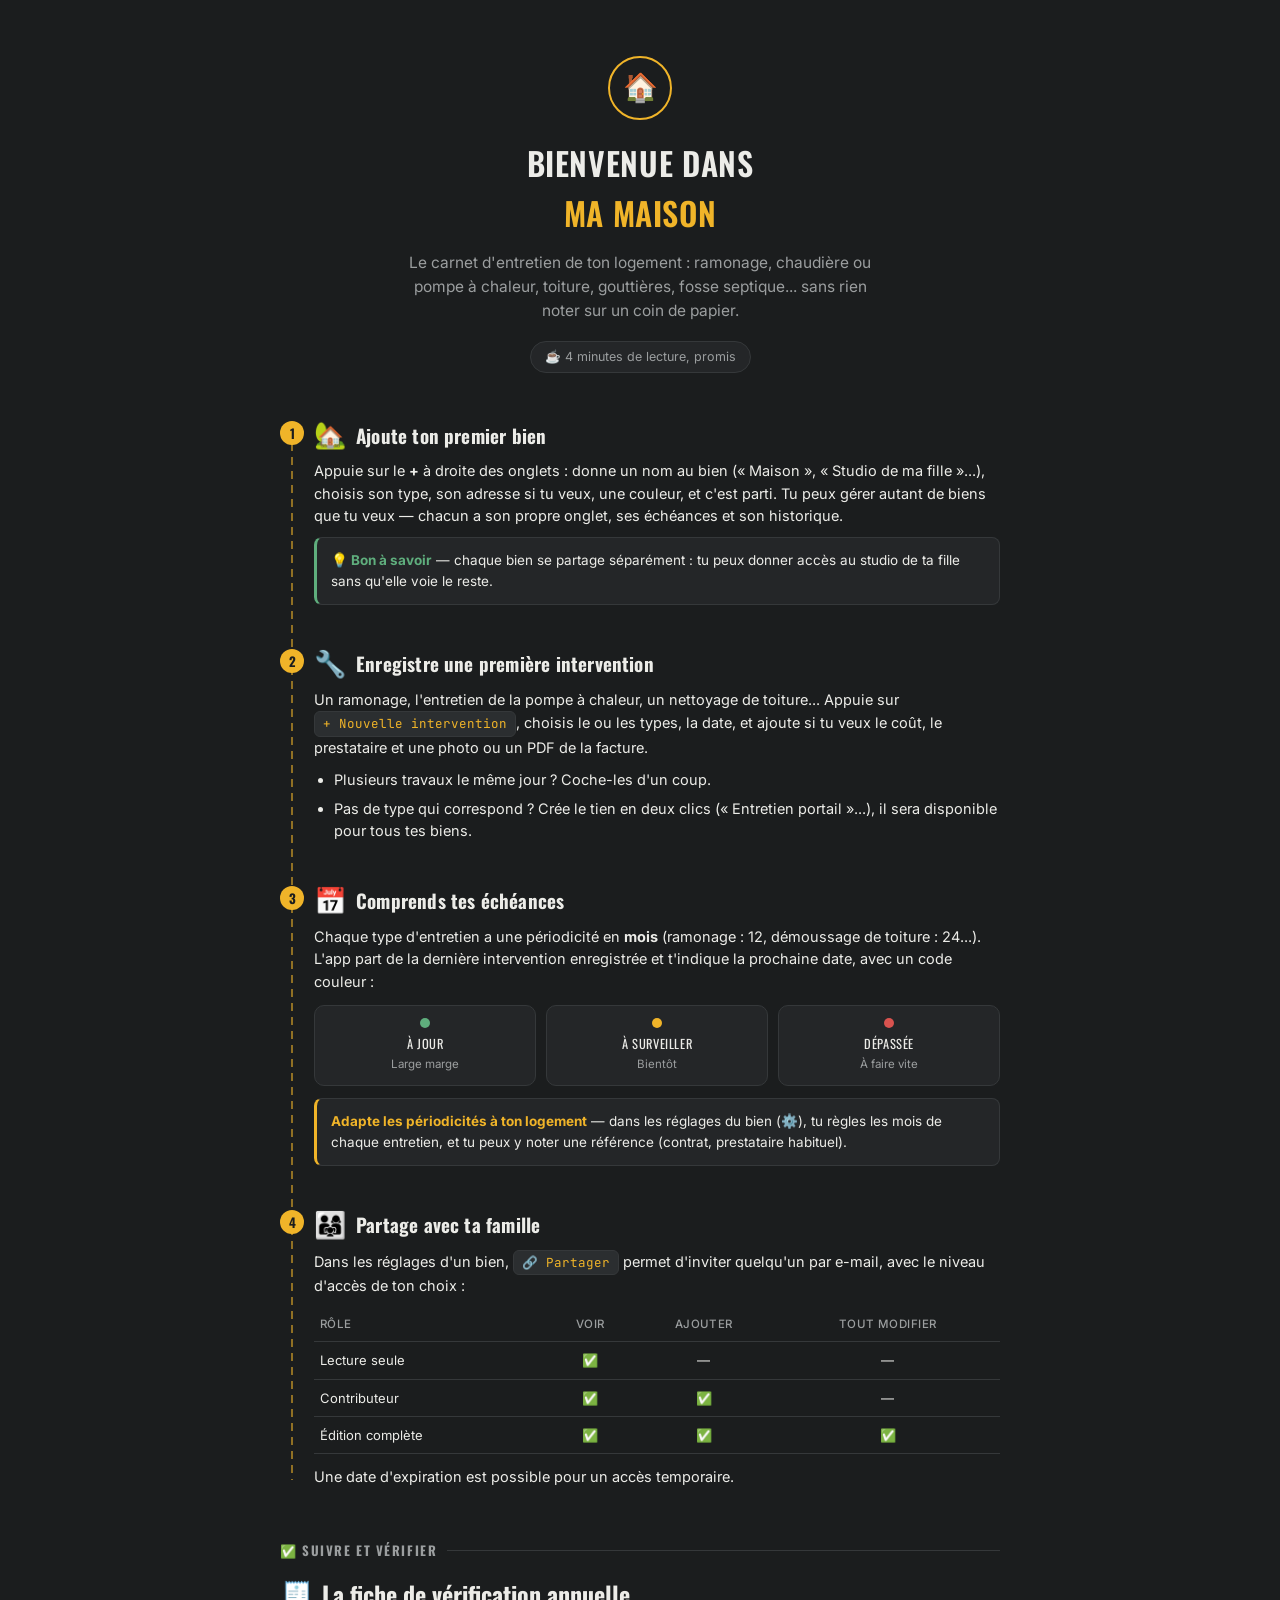
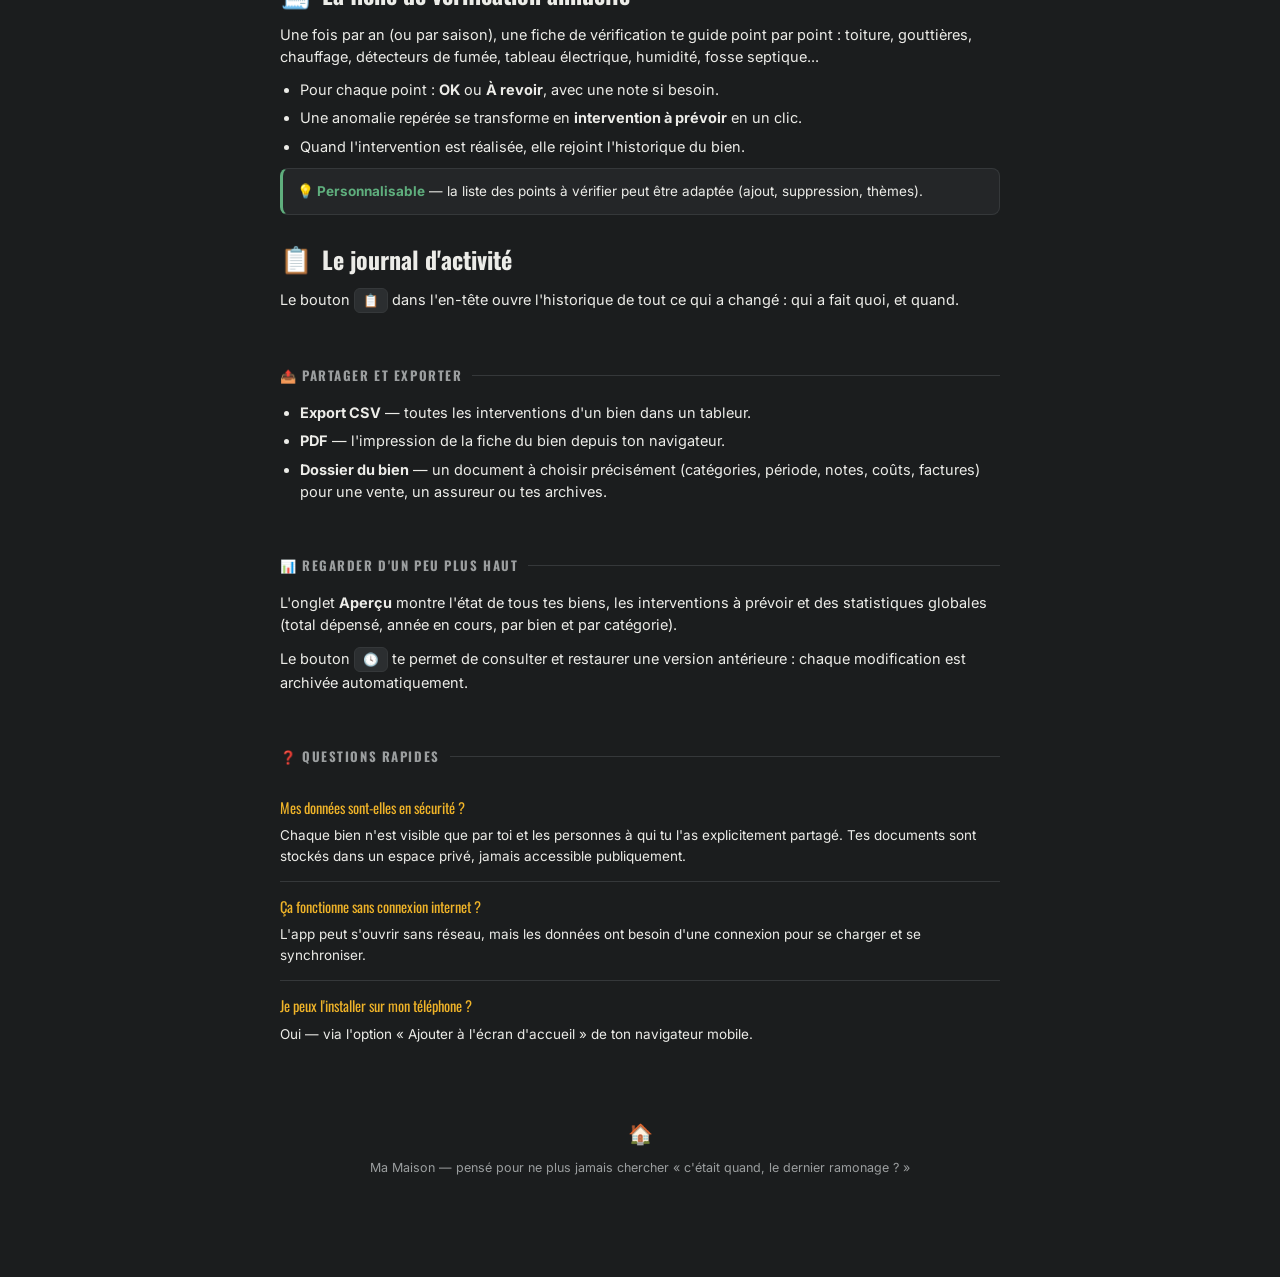
<file: guide.html>
<!DOCTYPE html>
<html lang="fr">
<head>
<meta charset="UTF-8">
<meta name="viewport" content="width=device-width, initial-scale=1.0">
<title>Ma Maison — Guide de démarrage</title>
<link rel="preconnect" href="https://fonts.googleapis.com">
<link href="https://fonts.googleapis.com/css2?family=Oswald:wght@400;500;600;700&family=Inter:wght@400;500;600&family=JetBrains+Mono:wght@400;500;700&display=swap" rel="stylesheet">
<style>
:root{
  --bg:#1B1D1E; --surface:#242628; --surface-2:#2B2E30; --border:#35383A;
  --text:#ECECE8; --text-muted:#9B9E9F; --yellow:#F0B429; --red:#D9534F; --green:#5FAE7D; --orange:#E8791A;
}
@media (prefers-color-scheme: light){
  :root:not([data-theme="dark"]){
    --bg:#1B1D1E; --surface:#242628; --surface-2:#2B2E30; --border:#35383A;
    --text:#ECECE8; --text-muted:#9B9E9F;
  }
}
*{ box-sizing:border-box; }
html,body{ margin:0; padding:0; }
body{
  background:var(--bg); color:var(--text); font-family:'Inter',sans-serif;
  -webkit-font-smoothing:antialiased; line-height:1.55;
}
.wrap{ max-width:760px; margin:0 auto; padding:0 20px 100px; }
h1,h2,h3{ font-family:'Oswald',sans-serif; margin:0; }
a{ color:var(--yellow); }
code, .mono{ font-family:'JetBrains Mono',monospace; }

/* ---- Hero ---- */
.hero{
  padding:56px 0 40px; text-align:center; position:relative; overflow:hidden;
}
.hero-mark{
  width:64px; height:64px; margin:0 auto 18px; display:flex; align-items:center;
  justify-content:center; border:2.5px solid var(--yellow); border-radius:50%;
  font-size:28px;
}
.hero h1{
  font-size:32px; font-weight:600; letter-spacing:0.02em; text-transform:uppercase;
  color:var(--text);
}
.hero .accent{ color:var(--yellow); }
.hero p.tagline{
  color:var(--text-muted); font-size:15.5px; max-width:480px; margin:14px auto 0;
}
.hero .readtime{
  display:inline-block; margin-top:18px; padding:5px 14px; border-radius:20px;
  background:var(--surface); border:1px solid var(--border); font-size:12.5px;
  color:var(--text-muted);
}

/* ---- La route : fil conducteur visuel du guide ---- */
.road{
  position:relative; margin:8px 0 0; padding-left:34px;
}
.road::before{
  content:''; position:absolute; left:11px; top:8px; bottom:8px; width:2px;
  background-image:linear-gradient(var(--yellow) 60%, transparent 40%);
  background-size:2px 14px; background-repeat:repeat-y;
  opacity:0.55;
}
.stop{ position:relative; margin-bottom:44px; }
.stop:last-child{ margin-bottom:0; }
.stop-num{
  position:absolute; left:-34px; top:0; width:24px; height:24px; border-radius:50%;
  background:var(--yellow); color:#1B1D1E; font-family:'Oswald',sans-serif;
  font-weight:700; font-size:13px; display:flex; align-items:center; justify-content:center;
}
.stop-head{ display:flex; align-items:center; gap:10px; margin-bottom:10px; }
.stop-emoji{ font-size:26px; line-height:1; }
.stop h2{ font-size:19px; letter-spacing:0.01em; }
.stop-body{ color:var(--text); font-size:14.5px; }
.stop-body p{ margin:0 0 10px; }
.stop-body ul{ margin:0 0 10px; padding-left:20px; }
.stop-body li{ margin-bottom:6px; }

.callout{
  background:var(--surface); border:1px solid var(--border); border-left:3px solid var(--yellow);
  border-radius:8px; padding:12px 14px; font-size:13.5px; margin-top:10px;
}
.callout b{ color:var(--yellow); }
.callout.tip{ border-left-color:var(--green); }
.callout.tip b{ color:var(--green); }

.btn-tag{
  display:inline-block; background:var(--surface-2); border:1px solid var(--border);
  border-radius:6px; padding:2px 8px; font-family:'JetBrains Mono',monospace;
  font-size:12.5px; color:var(--yellow);
}

/* ---- Statuts (échéances) ---- */
.status-row{ display:flex; gap:10px; flex-wrap:wrap; margin:12px 0; }
.status-chip{
  flex:1; min-width:140px; background:var(--surface); border:1px solid var(--border);
  border-radius:10px; padding:12px; text-align:center;
}
.status-dot{ width:10px; height:10px; border-radius:50%; margin:0 auto 6px; }
.status-chip .lbl{ font-family:'Oswald',sans-serif; font-size:12.5px; text-transform:uppercase; letter-spacing:0.05em; }
.status-chip .sub{ font-size:11.5px; color:var(--text-muted); margin-top:2px; }

/* ---- Rôles de partage ---- */
.roles-table{ width:100%; border-collapse:collapse; font-size:13px; margin-top:10px; }
.roles-table th, .roles-table td{ padding:8px 6px; border-bottom:1px solid var(--border); text-align:left; }
.roles-table th{ color:var(--text-muted); font-weight:500; font-size:11.5px; text-transform:uppercase; letter-spacing:0.04em; }
.roles-table td.center, .roles-table th.center{ text-align:center; }

/* ---- FAQ ---- */
.faq-item{ border-bottom:1px solid var(--border); padding:14px 0; }
.faq-item:last-child{ border-bottom:none; }
.faq-q{ font-family:'Oswald',sans-serif; font-size:14.5px; color:var(--yellow); margin-bottom:6px; }
.faq-a{ font-size:13.5px; color:var(--text); }

/* ---- Section wrapper ---- */
section.block{ margin-top:52px; }
section.block h2.section-title{
  font-size:13px; letter-spacing:0.12em; text-transform:uppercase; color:var(--text-muted);
  margin-bottom:16px; display:flex; align-items:center; gap:10px;
}
section.block h2.section-title::after{ content:''; flex:1; height:1px; background:var(--border); }

/* ---- Footer ---- */
.footer{ text-align:center; margin-top:60px; color:var(--text-muted); font-size:12.5px; }
.footer .wrench{ font-size:20px; display:block; margin-bottom:8px; }

@media (max-width:480px){
  .hero h1{ font-size:25px; }
  .road{ padding-left:28px; }
  .stop-num{ left:-28px; width:20px; height:20px; font-size:11px; }
}
</style>
</head>
<body>
<div class="wrap">

  <div class="hero">
    <div class="hero-mark">🏠</div>
    <h1>Bienvenue dans<br><span class="accent">Ma Maison</span></h1>
    <p class="tagline">Le carnet d'entretien de ton logement : ramonage, chaudière ou pompe à chaleur, toiture, gouttières, fosse septique... sans rien noter sur un coin de papier.</p>
    <span class="readtime">☕️ 4 minutes de lecture, promis</span>
  </div>

  <div class="road">

    <div class="stop">
      <div class="stop-num">1</div>
      <div class="stop-head"><span class="stop-emoji">🏡</span><h2>Ajoute ton premier bien</h2></div>
      <div class="stop-body">
        <p>Appuie sur le <b>+</b> à droite des onglets : donne un nom au bien (« Maison », « Studio de ma fille »...), choisis son type, son adresse si tu veux, une couleur, et c'est parti. Tu peux gérer autant de biens que tu veux — chacun a son propre onglet, ses échéances et son historique.</p>
        <div class="callout tip">
          <b>💡 Bon à savoir</b> — chaque bien se partage séparément : tu peux donner accès au studio de ta fille sans qu'elle voie le reste.
        </div>
      </div>
    </div>

    <div class="stop">
      <div class="stop-num">2</div>
      <div class="stop-head"><span class="stop-emoji">🔧</span><h2>Enregistre une première intervention</h2></div>
      <div class="stop-body">
        <p>Un ramonage, l'entretien de la pompe à chaleur, un nettoyage de toiture... Appuie sur <span class="btn-tag">+ Nouvelle intervention</span>, choisis le ou les types, la date, et ajoute si tu veux le coût, le prestataire et une photo ou un PDF de la facture.</p>
        <ul>
          <li>Plusieurs travaux le même jour ? Coche-les d'un coup.</li>
          <li>Pas de type qui correspond ? Crée le tien en deux clics (« Entretien portail »...), il sera disponible pour tous tes biens.</li>
        </ul>
      </div>
    </div>

    <div class="stop">
      <div class="stop-num">3</div>
      <div class="stop-head"><span class="stop-emoji">📅</span><h2>Comprends tes échéances</h2></div>
      <div class="stop-body">
        <p>Chaque type d'entretien a une périodicité en <b>mois</b> (ramonage : 12, démoussage de toiture : 24...). L'app part de la dernière intervention enregistrée et t'indique la prochaine date, avec un code couleur :</p>
        <div class="status-row">
          <div class="status-chip"><div class="status-dot" style="background:var(--green);"></div><div class="lbl">À jour</div><div class="sub">Large marge</div></div>
          <div class="status-chip"><div class="status-dot" style="background:var(--yellow);"></div><div class="lbl">À surveiller</div><div class="sub">Bientôt</div></div>
          <div class="status-chip"><div class="status-dot" style="background:var(--red);"></div><div class="lbl">Dépassée</div><div class="sub">À faire vite</div></div>
        </div>
        <div class="callout">
          <b>Adapte les périodicités à ton logement</b> — dans les réglages du bien (⚙️), tu règles les mois de chaque entretien, et tu peux y noter une référence (contrat, prestataire habituel).
        </div>
      </div>
    </div>

    <div class="stop">
      <div class="stop-num">4</div>
      <div class="stop-head"><span class="stop-emoji">👨‍👩‍👧</span><h2>Partage avec ta famille</h2></div>
      <div class="stop-body">
        <p>Dans les réglages d'un bien, <span class="btn-tag">🔗 Partager</span> permet d'inviter quelqu'un par e-mail, avec le niveau d'accès de ton choix :</p>
        <table class="roles-table">
          <tr><th>Rôle</th><th class="center">Voir</th><th class="center">Ajouter</th><th class="center">Tout modifier</th></tr>
          <tr><td>Lecture seule</td><td class="center">✅</td><td class="center">—</td><td class="center">—</td></tr>
          <tr><td>Contributeur</td><td class="center">✅</td><td class="center">✅</td><td class="center">—</td></tr>
          <tr><td>Édition complète</td><td class="center">✅</td><td class="center">✅</td><td class="center">✅</td></tr>
        </table>
        <p style="margin-top:12px;">Une date d'expiration est possible pour un accès temporaire.</p>
      </div>
    </div>

  </div>

  <section class="block">
    <h2 class="section-title">✅ Suivre et vérifier</h2>

    <div class="stop-head"><span class="stop-emoji">🧾</span><h2>La fiche de vérification annuelle</h2></div>
    <div class="stop-body">
      <p>Une fois par an (ou par saison), une fiche de vérification te guide point par point : toiture, gouttières, chauffage, détecteurs de fumée, tableau électrique, humidité, fosse septique...</p>
      <ul>
        <li>Pour chaque point : <b>OK</b> ou <b>À revoir</b>, avec une note si besoin.</li>
        <li>Une anomalie repérée se transforme en <b>intervention à prévoir</b> en un clic.</li>
        <li>Quand l'intervention est réalisée, elle rejoint l'historique du bien.</li>
      </ul>
      <div class="callout tip"><b>💡 Personnalisable</b> — la liste des points à vérifier peut être adaptée (ajout, suppression, thèmes).</div>
    </div>

    <div class="stop-head" style="margin-top:26px;"><span class="stop-emoji">📋</span><h2>Le journal d'activité</h2></div>
    <div class="stop-body">
      <p>Le bouton <span class="btn-tag">📋</span> dans l'en-tête ouvre l'historique de tout ce qui a changé : qui a fait quoi, et quand.</p>
    </div>
  </section>

  <section class="block">
    <h2 class="section-title">📤 Partager et exporter</h2>
    <div class="stop-body">
      <ul>
        <li><b>Export CSV</b> — toutes les interventions d'un bien dans un tableur.</li>
        <li><b>PDF</b> — l'impression de la fiche du bien depuis ton navigateur.</li>
        <li><b>Dossier du bien</b> — un document à choisir précisément (catégories, période, notes, coûts, factures) pour une vente, un assureur ou tes archives.</li>
      </ul>
    </div>
  </section>

  <section class="block">
    <h2 class="section-title">📊 Regarder d'un peu plus haut</h2>
    <div class="stop-body">
      <p>L'onglet <b>Aperçu</b> montre l'état de tous tes biens, les interventions à prévoir et des statistiques globales (total dépensé, année en cours, par bien et par catégorie).</p>
      <p>Le bouton <span class="btn-tag">🕓</span> te permet de consulter et restaurer une version antérieure : chaque modification est archivée automatiquement.</p>
    </div>
  </section>

  <section class="block">
    <h2 class="section-title">❓ Questions rapides</h2>
    <div class="faq-item">
      <div class="faq-q">Mes données sont-elles en sécurité ?</div>
      <div class="faq-a">Chaque bien n'est visible que par toi et les personnes à qui tu l'as explicitement partagé. Tes documents sont stockés dans un espace privé, jamais accessible publiquement.</div>
    </div>
    <div class="faq-item">
      <div class="faq-q">Ça fonctionne sans connexion internet ?</div>
      <div class="faq-a">L'app peut s'ouvrir sans réseau, mais les données ont besoin d'une connexion pour se charger et se synchroniser.</div>
    </div>
    <div class="faq-item">
      <div class="faq-q">Je peux l'installer sur mon téléphone ?</div>
      <div class="faq-a">Oui — via l'option « Ajouter à l'écran d'accueil » de ton navigateur mobile.</div>
    </div>
  </section>

  <div class="footer">
    <span class="wrench">🏠</span>
    Ma Maison — pensé pour ne plus jamais chercher « c'était quand, le dernier ramonage ? »
  </div>

</div>
</body>
</html>
</file>
